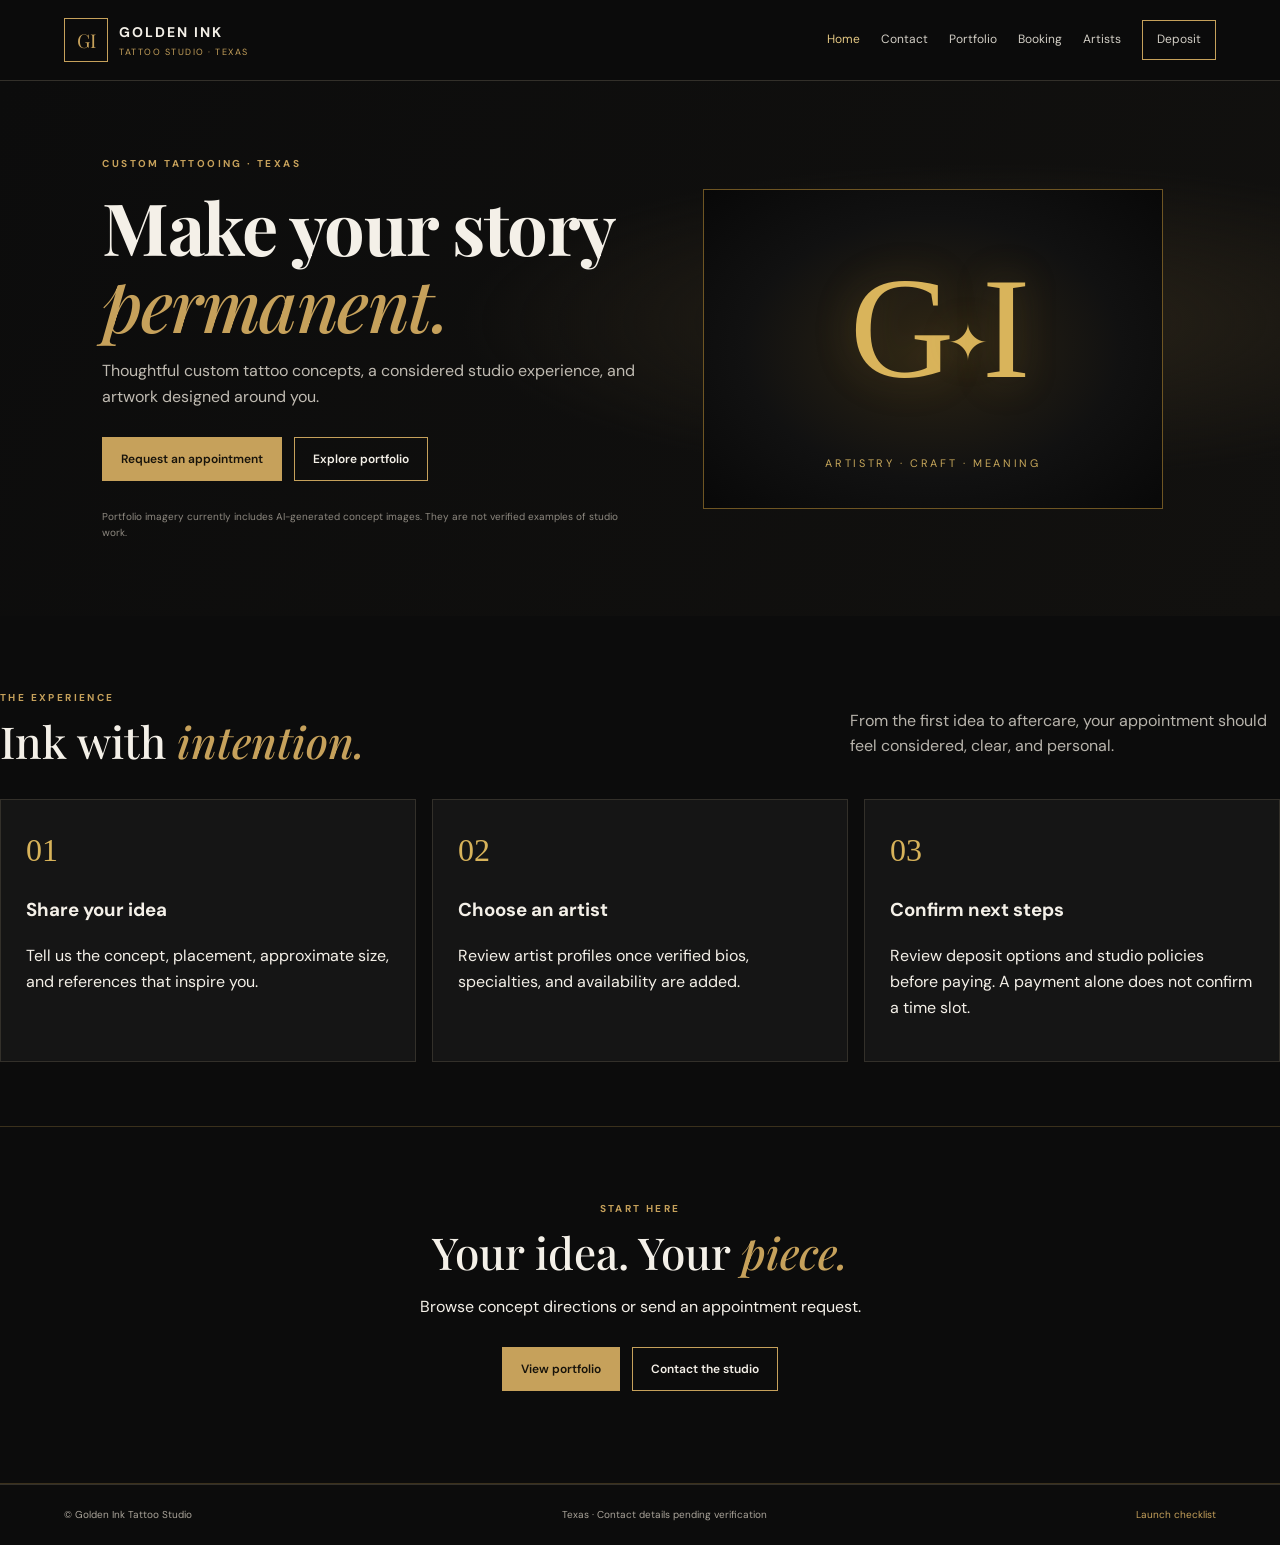
<file: index.html>
<!doctype html>
<html lang="en"><head><meta charset="utf-8"><meta name="viewport" content="width=device-width,initial-scale=1"><meta name="description" content="Golden Ink Tattoo Studio — Texas. Explore tattoo concepts, meet artists, and request an appointment."><title>Golden Ink Tattoo Studio | Texas</title><link rel="stylesheet" href="styles.css"><script defer src="config.js"></script><script defer src="script.js"></script></head>
<body><header class="site-header"><a class="brand" href="index.html"><span class="brand-mark">GI</span><span><strong>GOLDEN INK</strong><small>TATTOO STUDIO · TEXAS</small></span></a><button class="menu-toggle" aria-label="Toggle navigation" aria-expanded="false">☰</button><nav class="nav"><a class="active" href="index.html">Home</a><a href="contacts.html">Contact</a><a href="portfolio.html">Portfolio</a><a href="booking.html">Booking</a><a href="artists.html">Artists</a><a class="nav-cta" href="payment.html">Deposit</a></nav></header>
<main><section class="hero"><div class="hero-copy"><p class="eyebrow">CUSTOM TATTOOING · TEXAS</p><h1>Make your story<br><em>permanent.</em></h1><p class="lead">Thoughtful custom tattoo concepts, a considered studio experience, and artwork designed around you.</p><div class="actions"><a class="button gold" href="booking.html">Request an appointment</a><a class="button outline" href="portfolio.html">Explore portfolio</a></div><p class="micro">Portfolio imagery currently includes AI-generated concept images. They are not verified examples of studio work.</p></div><div class="hero-art"><div class="hero-emblem">G<span>✦</span>I</div><p>ARTISTRY · CRAFT · MEANING</p></div></section>
<section class="section"><div class="section-head"><div><p class="eyebrow">THE EXPERIENCE</p><h2>Ink with <em>intention.</em></h2></div><p>From the first idea to aftercare, your appointment should feel considered, clear, and personal.</p></div><div class="feature-grid"><article class="panel"><span class="number">01</span><h3>Share your idea</h3><p>Tell us the concept, placement, approximate size, and references that inspire you.</p></article><article class="panel"><span class="number">02</span><h3>Choose an artist</h3><p>Review artist profiles once verified bios, specialties, and availability are added.</p></article><article class="panel"><span class="number">03</span><h3>Confirm next steps</h3><p>Review deposit options and studio policies before paying. A payment alone does not confirm a time slot.</p></article></div></section>
<section class="section callout"><p class="eyebrow">START HERE</p><h2>Your idea. Your <em>piece.</em></h2><p>Browse concept directions or send an appointment request.</p><div class="actions"><a class="button gold" href="portfolio.html">View portfolio</a><a class="button outline" href="contacts.html">Contact the studio</a></div></section></main>
<footer><span>© <span data-year></span> Golden Ink Tattoo Studio</span><span>Texas · Contact details pending verification</span><a href="README.md">Launch checklist</a></footer></body></html>
</file>
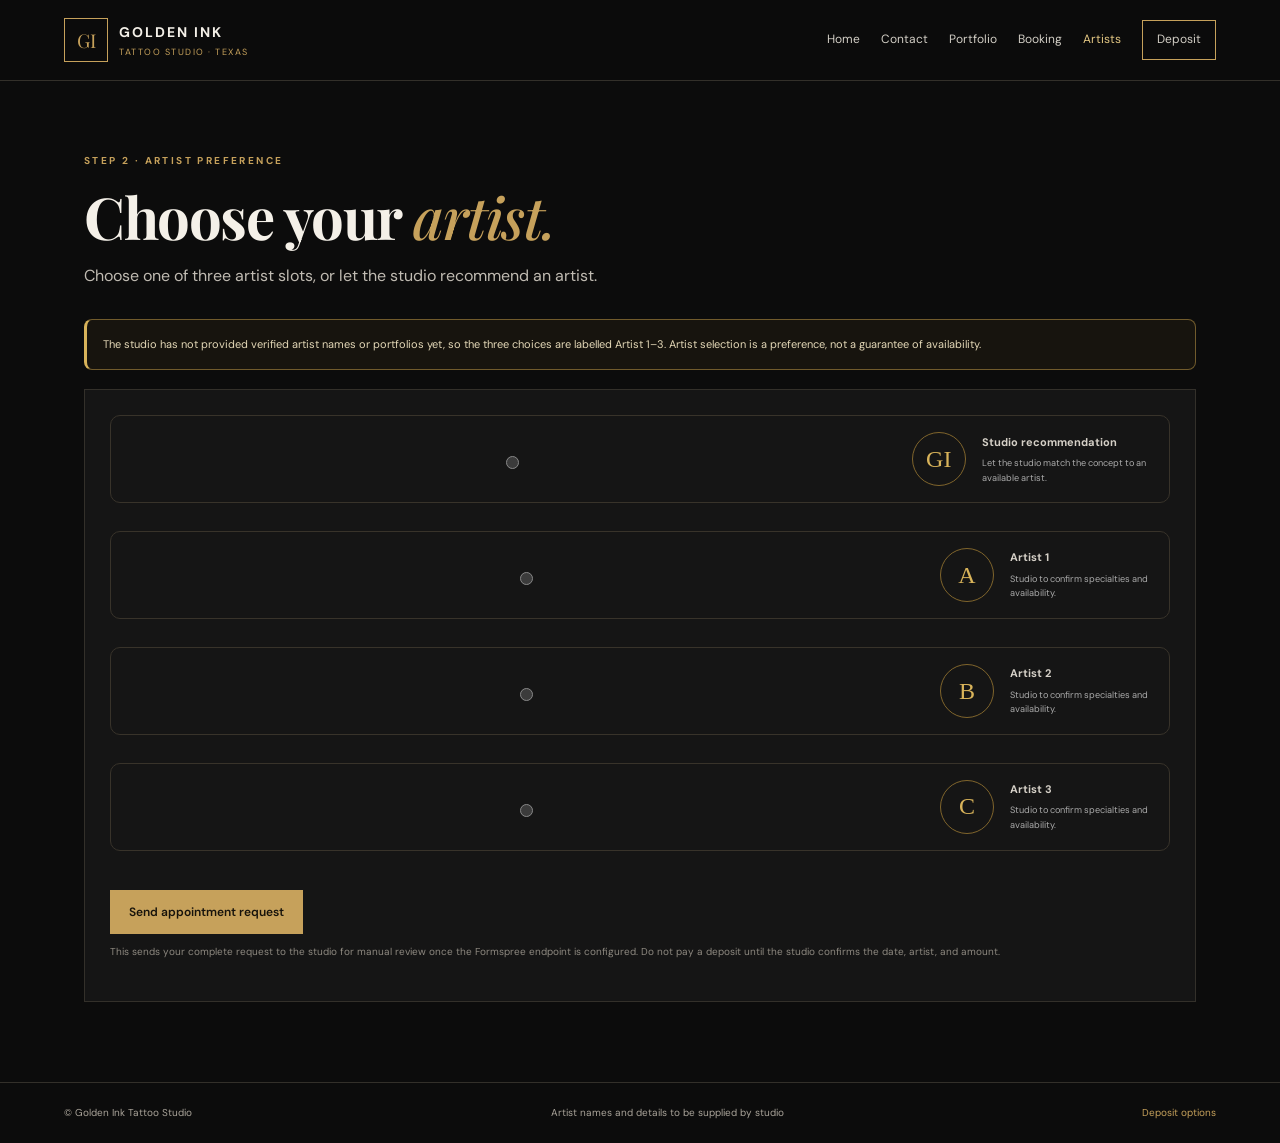
<file: artists.html>
<!doctype html><html lang="en"><head><meta charset="utf-8"><meta name="viewport" content="width=device-width,initial-scale=1"><title>Select Artist | Golden Ink</title><link rel="stylesheet" href="styles.css"><script defer src="config.js"></script><script defer src="script.js"></script></head><body>
<header class="site-header"><a class="brand" href="index.html"><span class="brand-mark">GI</span><span><strong>GOLDEN INK</strong><small>TATTOO STUDIO · TEXAS</small></span></a><button class="menu-toggle" aria-label="Toggle navigation" aria-expanded="false">☰</button><nav class="nav"><a href="index.html">Home</a><a href="contacts.html">Contact</a><a href="portfolio.html">Portfolio</a><a href="booking.html">Booking</a><a class="active" href="artists.html">Artists</a><a class="nav-cta" href="payment.html">Deposit</a></nav></header>
<main class="page-wrap"><p class="eyebrow">STEP 2 · ARTIST PREFERENCE</p><h1>Choose your <em>artist.</em></h1><p class="lead">Choose one of three artist slots, or let the studio recommend an artist.</p><p class="notice">The studio has not provided verified artist names or portfolios yet, so the three choices are labelled Artist 1–3. Artist selection is a preference, not a guarantee of availability.</p><form id="artistForm" class="panel"><div class="artist-list">
<label class="artist-option"><input type="radio" name="artist" value="recommendation" required><span class="artist-monogram">GI</span><span><strong>Studio recommendation</strong><small>Let the studio match the concept to an available artist.</small></span></label>
<label class="artist-option"><input type="radio" name="artist" value="artist-a"><span class="artist-monogram">A</span><span><strong>Artist 1</strong><small>Studio to confirm specialties and availability.</small></span></label>
<label class="artist-option"><input type="radio" name="artist" value="artist-b"><span class="artist-monogram">B</span><span><strong>Artist 2</strong><small>Studio to confirm specialties and availability.</small></span></label>
<label class="artist-option"><input type="radio" name="artist" value="artist-c"><span class="artist-monogram">C</span><span><strong>Artist 3</strong><small>Studio to confirm specialties and availability.</small></span></label>
</div><button class="button gold" type="submit">Send appointment request</button><p class="micro">This sends your complete request to the studio for manual review once the Formspree endpoint is configured. Do not pay a deposit until the studio confirms the date, artist, and amount.</p><p class="form-status" aria-live="polite"></p><p id="bookingNextStep" class="micro" hidden></p></form></main>
<footer><span>© <span data-year></span> Golden Ink Tattoo Studio</span><span>Artist names and details to be supplied by studio</span><a href="payment.html">Deposit options</a></footer></body></html>
</file>
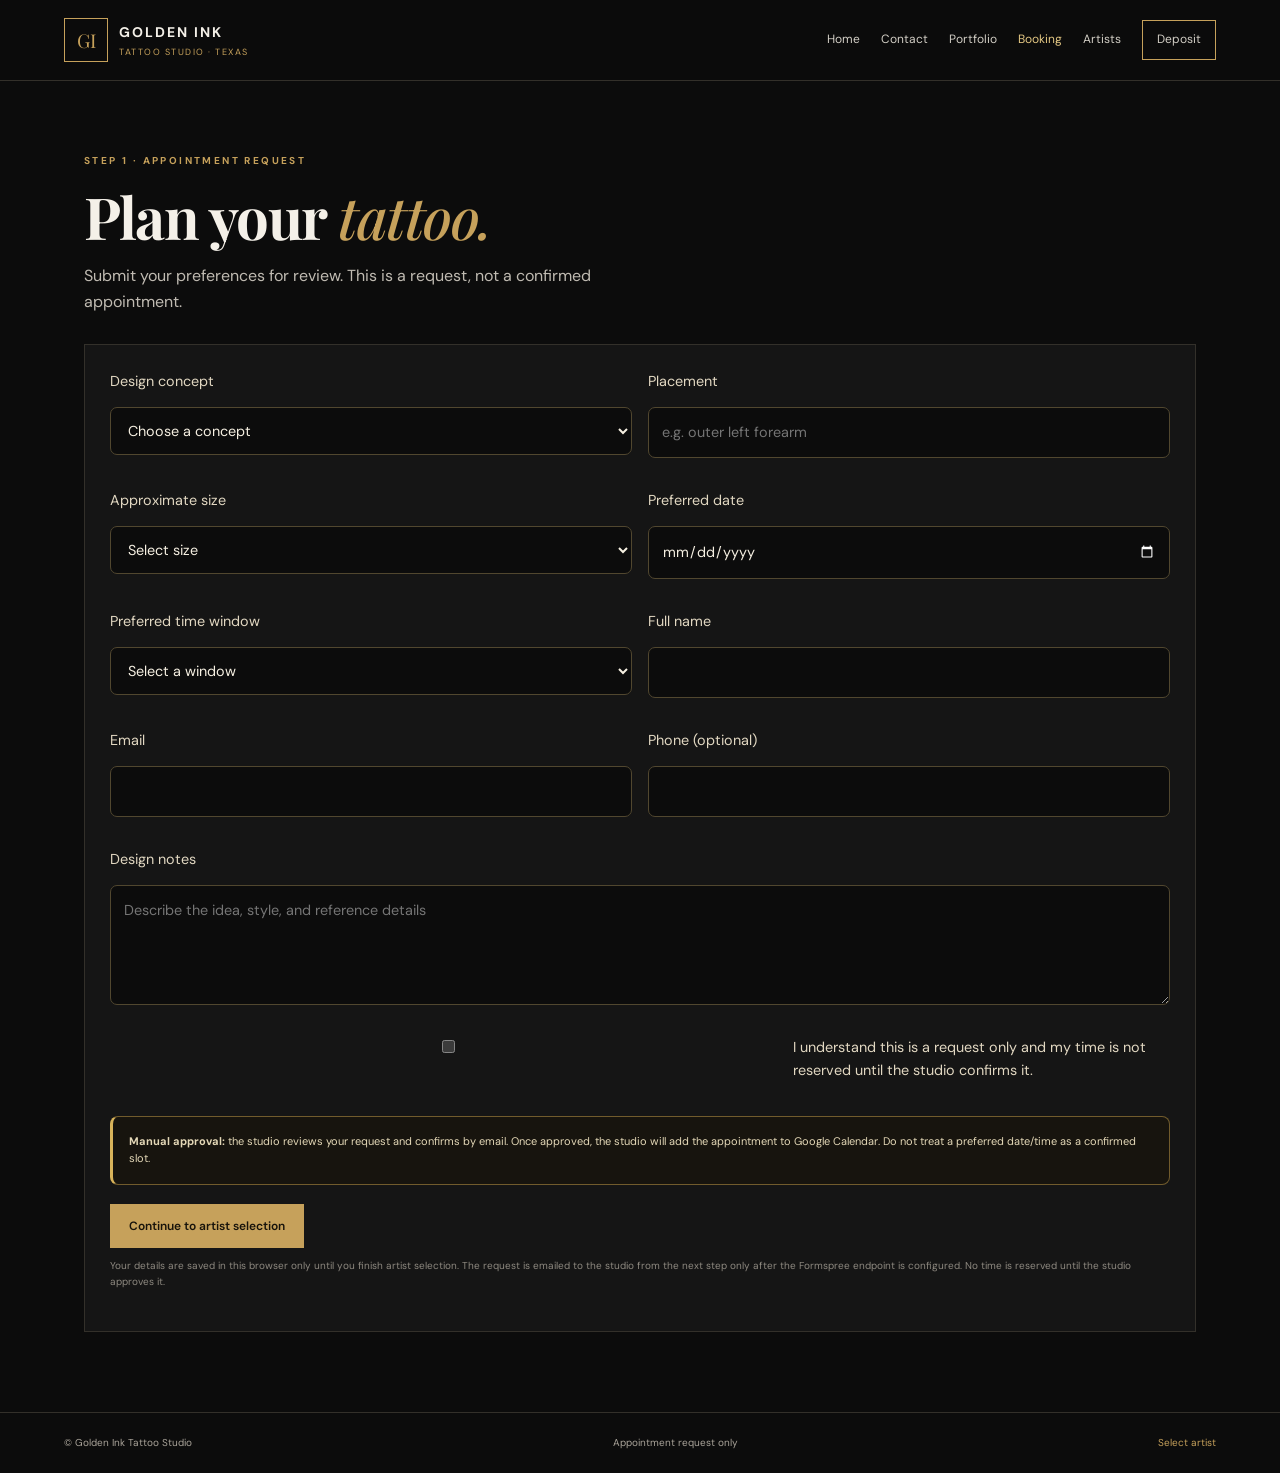
<file: booking.html>
<!doctype html><html lang="en"><head><meta charset="utf-8"><meta name="viewport" content="width=device-width,initial-scale=1"><title>Booking Request | Golden Ink</title><link rel="stylesheet" href="styles.css"><script defer src="config.js"></script><script defer src="script.js"></script></head><body>
<header class="site-header"><a class="brand" href="index.html"><span class="brand-mark">GI</span><span><strong>GOLDEN INK</strong><small>TATTOO STUDIO · TEXAS</small></span></a><button class="menu-toggle" aria-label="Toggle navigation" aria-expanded="false">☰</button><nav class="nav"><a href="index.html">Home</a><a href="contacts.html">Contact</a><a href="portfolio.html">Portfolio</a><a class="active" href="booking.html">Booking</a><a href="artists.html">Artists</a><a class="nav-cta" href="payment.html">Deposit</a></nav></header>
<main class="page-wrap"><p class="eyebrow">STEP 1 · APPOINTMENT REQUEST</p><h1>Plan your <em>tattoo.</em></h1><p class="lead">Submit your preferences for review. This is a request, not a confirmed appointment.</p><form class="panel booking-form" id="bookingForm" novalidate><div class="form-grid"><label>Design concept<select id="design" name="design" required><option value="">Choose a concept</option><option value="botanical">Botanical Bloom</option><option value="rose">Rose Study</option><option value="lion">Lion Portrait</option><option value="eagle">Eagle & Rose</option><option value="mandala">Mandala Pattern</option><option value="sleeve">Geometric Sleeve</option><option value="custom">Custom design — quote needed</option></select></label><label>Placement<input name="placement" required placeholder="e.g. outer left forearm"></label><label>Approximate size<select name="size" required><option value="">Select size</option><option>Small</option><option>Medium</option><option>Large</option><option>Multiple sessions / sleeve</option></select></label><label>Preferred date<input name="date" type="date" required></label><label>Preferred time window<select name="time" required><option value="">Select a window</option><option>Morning</option><option>Afternoon</option><option>Evening</option><option>Flexible</option></select></label><label>Full name<input name="name" autocomplete="name" required></label><label>Email<input name="email" type="email" autocomplete="email" required></label><label>Phone (optional)<input name="phone" type="tel" autocomplete="tel"></label><label class="wide">Design notes<textarea name="notes" rows="4" placeholder="Describe the idea, style, and reference details"></textarea></label><label class="wide consent"><input type="checkbox" name="consent" required> I understand this is a request only and my time is not reserved until the studio confirms it.</label></div><div class="notice"><strong>Manual approval:</strong> the studio reviews your request and confirms by email. Once approved, the studio will add the appointment to Google Calendar. Do not treat a preferred date/time as a confirmed slot.</div><button class="button gold" type="submit">Continue to artist selection</button><p class="micro">Your details are saved in this browser only until you finish artist selection. The request is emailed to the studio from the next step only after the Formspree endpoint is configured. No time is reserved until the studio approves it.</p><p class="form-status" aria-live="polite"></p></form></main>
<footer><span>© <span data-year></span> Golden Ink Tattoo Studio</span><span>Appointment request only</span><a href="artists.html">Select artist</a></footer></body></html>
</file>
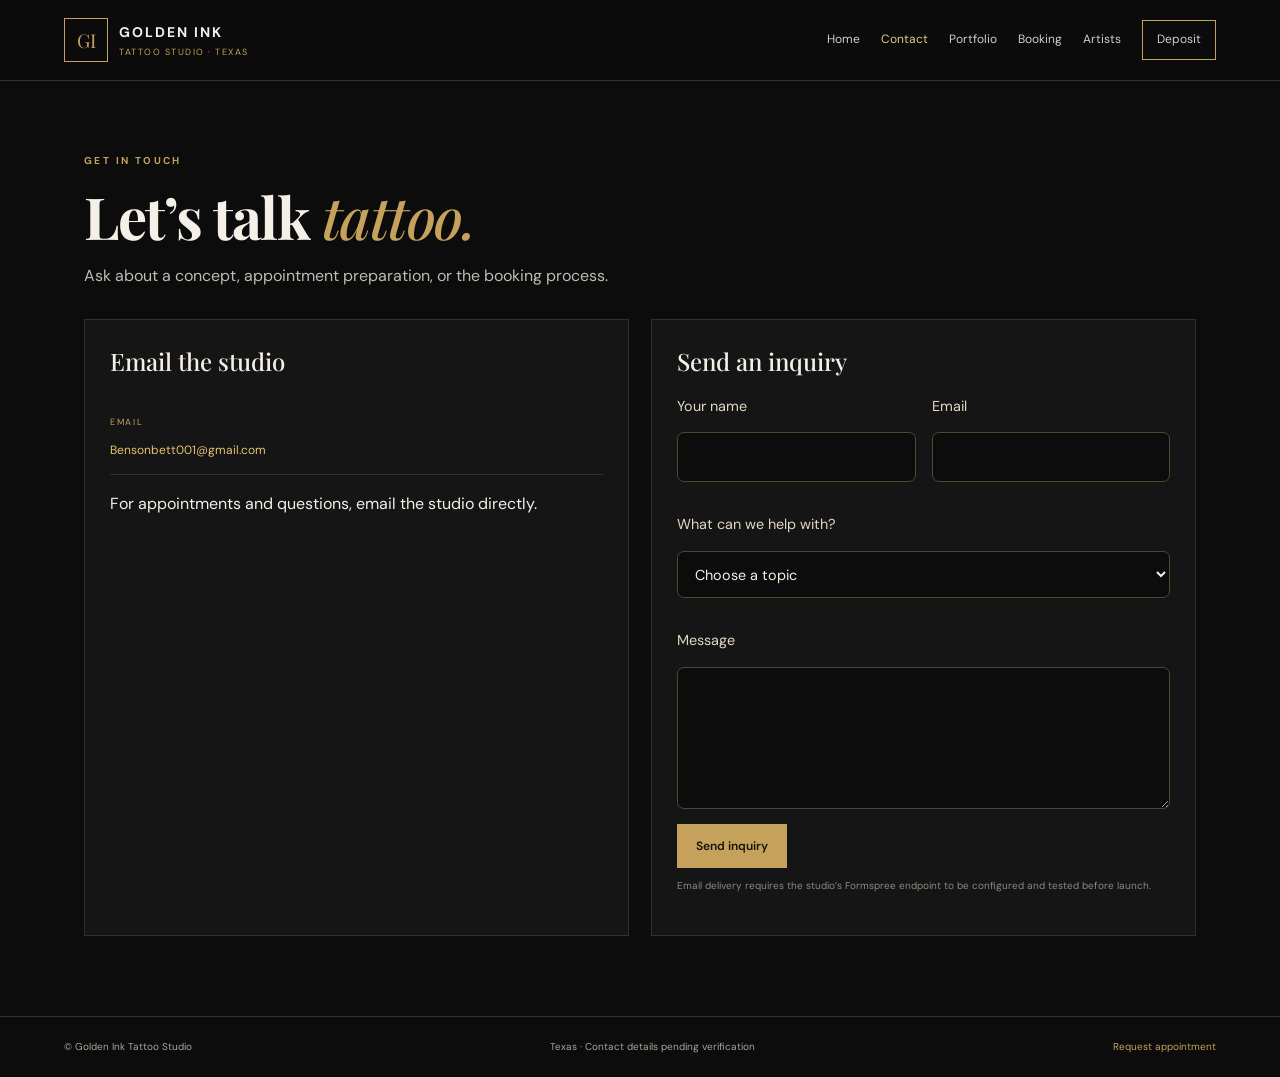
<file: contacts.html>
<!doctype html><html lang="en"><head><meta charset="utf-8"><meta name="viewport" content="width=device-width,initial-scale=1"><title>Contact | Golden Ink</title><link rel="stylesheet" href="styles.css"><script defer src="config.js"></script><script defer src="script.js"></script></head><body>
<header class="site-header"><a class="brand" href="index.html"><span class="brand-mark">GI</span><span><strong>GOLDEN INK</strong><small>TATTOO STUDIO · TEXAS</small></span></a><button class="menu-toggle" aria-label="Toggle navigation" aria-expanded="false">☰</button><nav class="nav"><a href="index.html">Home</a><a class="active" href="contacts.html">Contact</a><a href="portfolio.html">Portfolio</a><a href="booking.html">Booking</a><a href="artists.html">Artists</a><a class="nav-cta" href="payment.html">Deposit</a></nav></header>
<main class="page-wrap"><p class="eyebrow">GET IN TOUCH</p><h1>Let’s talk <em>tattoo.</em></h1><p class="lead">Ask about a concept, appointment preparation, or the booking process.</p><div class="two-col"><section class="panel"><h2>Email the studio</h2><div class="detail"><small>EMAIL</small><p><a class="text-link" href="mailto:Bensonbett001@gmail.com">Bensonbett001@gmail.com</a></p></div><p>For appointments and questions, email the studio directly.</p></section>
<section class="panel"><h2>Send an inquiry</h2><form id="contactForm" data-live-contact><div class="form-grid"><label>Your name<input name="name" autocomplete="name" required></label><label>Email<input name="email" type="email" autocomplete="email" required></label><label class="wide">What can we help with?<select name="topic" required><option value="">Choose a topic</option><option>Custom tattoo inquiry</option><option>Existing booking</option><option>Aftercare question</option><option>Other</option></select></label><label class="wide">Message<textarea name="message" rows="5" required></textarea></label></div><button class="button gold" type="submit">Send inquiry</button><p class="micro">Email delivery requires the studio’s Formspree endpoint to be configured and tested before launch.</p><p class="form-status" aria-live="polite"></p></form></section></div></main>
<footer><span>© <span data-year></span> Golden Ink Tattoo Studio</span><span>Texas · Contact details pending verification</span><a href="booking.html">Request appointment</a></footer></body></html>
</file>
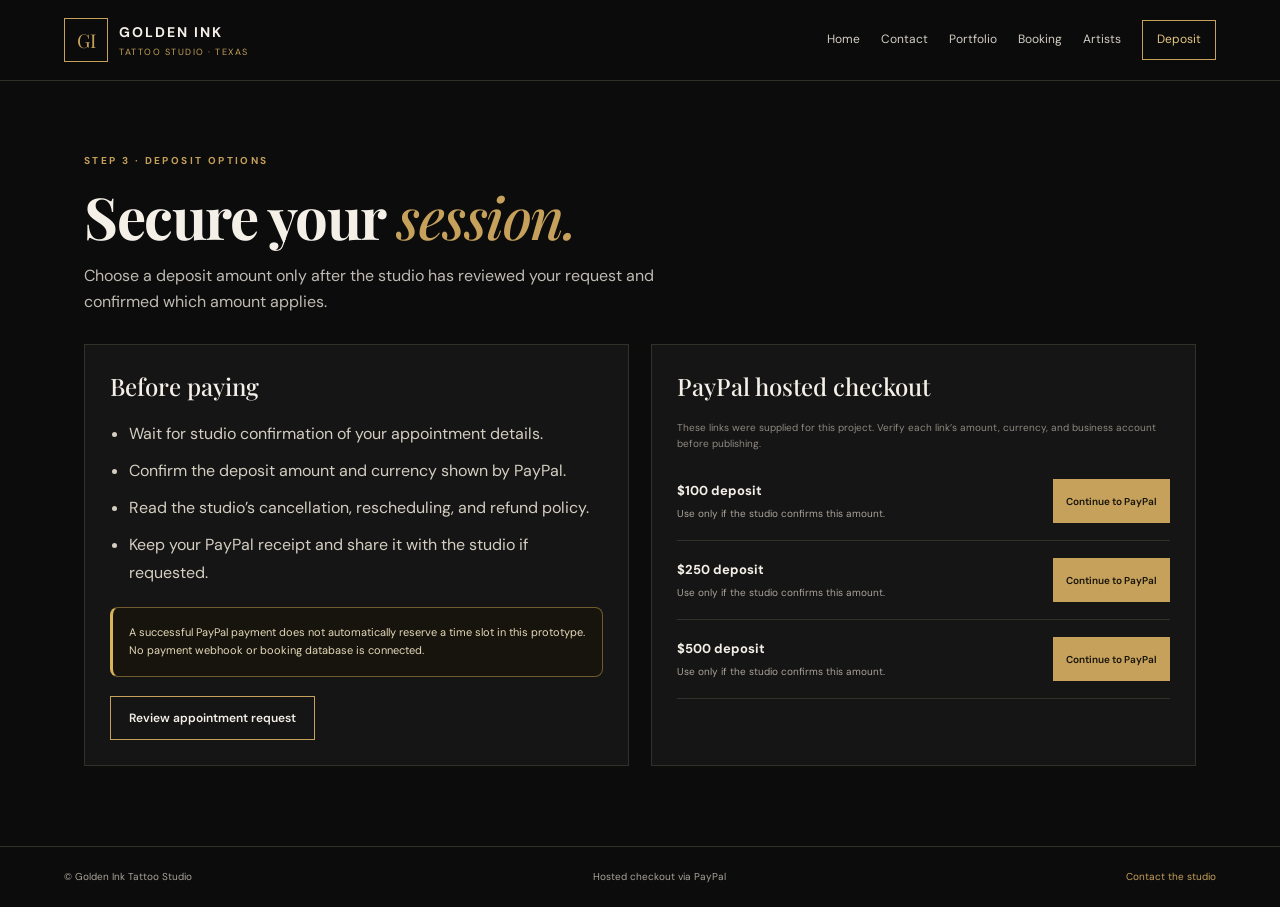
<file: payment.html>
<!doctype html><html lang="en"><head><meta charset="utf-8"><meta name="viewport" content="width=device-width,initial-scale=1"><title>Deposit Options | Golden Ink</title><link rel="stylesheet" href="styles.css"><script defer src="config.js"></script><script defer src="script.js"></script></head><body>
<header class="site-header"><a class="brand" href="index.html"><span class="brand-mark">GI</span><span><strong>GOLDEN INK</strong><small>TATTOO STUDIO · TEXAS</small></span></a><button class="menu-toggle" aria-label="Toggle navigation" aria-expanded="false">☰</button><nav class="nav"><a href="index.html">Home</a><a href="contacts.html">Contact</a><a href="portfolio.html">Portfolio</a><a href="booking.html">Booking</a><a href="artists.html">Artists</a><a class="nav-cta active" href="payment.html">Deposit</a></nav></header>
<main class="page-wrap"><p class="eyebrow">STEP 3 · DEPOSIT OPTIONS</p><h1>Secure your <em>session.</em></h1><p class="lead">Choose a deposit amount only after the studio has reviewed your request and confirmed which amount applies.</p><div class="two-col"><section class="panel"><h2>Before paying</h2><ul class="check-list"><li>Wait for studio confirmation of your appointment details.</li><li>Confirm the deposit amount and currency shown by PayPal.</li><li>Read the studio’s cancellation, rescheduling, and refund policy.</li><li>Keep your PayPal receipt and share it with the studio if requested.</li></ul><p class="notice">A successful PayPal payment does not automatically reserve a time slot in this prototype. No payment webhook or booking database is connected.</p><a class="button outline" href="booking.html">Review appointment request</a></section>
<section class="panel"><h2>PayPal hosted checkout</h2><p class="micro">These links were supplied for this project. Verify each link’s amount, currency, and business account before publishing.</p><div class="deposit-option"><div><strong>$100 deposit</strong><small>Use only if the studio confirms this amount.</small></div><a class="button gold" href="https://www.paypal.com/ncp/payment/J9VLBNPSSY5Y4" target="_blank" rel="noopener noreferrer">Continue to PayPal</a></div><div class="deposit-option"><div><strong>$250 deposit</strong><small>Use only if the studio confirms this amount.</small></div><a class="button gold" href="https://www.paypal.com/ncp/payment/F6DE599LSZ446" target="_blank" rel="noopener noreferrer">Continue to PayPal</a></div><div class="deposit-option"><div><strong>$500 deposit</strong><small>Use only if the studio confirms this amount.</small></div><a class="button gold" href="https://www.paypal.com/ncp/payment/RJTA47P9PVG68" target="_blank" rel="noopener noreferrer">Continue to PayPal</a></div></section></div></main>
<footer><span>© <span data-year></span> Golden Ink Tattoo Studio</span><span>Hosted checkout via PayPal</span><a href="contacts.html">Contact the studio</a></footer></body></html>
</file>
<file: styles.css>
@import url('https://fonts.googleapis.com/css2?family=DM+Sans:wght@400;500;600;700&family=Playfair+Display:ital,wght@0,500;0,600;0,700;1,500;1,600&display=swap');
:root{--bg:#0c0c0c;--panel:#151515;--panel2:#1d1d1d;--gold:#c6a15b;--gold2:#e3c783;--text:#f4f0e8;--muted:#aaa49a;--line:#33302a}
*{box-sizing:border-box}html{scroll-behavior:smooth}body{margin:0;background:var(--bg);color:var(--text);font-family:'DM Sans',sans-serif;line-height:1.6}a{color:inherit;text-decoration:none}.site-header{display:flex;align-items:center;justify-content:space-between;padding:18px clamp(18px,5vw,72px);border-bottom:1px solid var(--line);gap:20px;position:sticky;top:0;background:rgba(12,12,12,.96);backdrop-filter:blur(12px);z-index:5}.brand{display:flex;gap:11px;align-items:center}.brand-mark{width:44px;height:44px;border:1px solid var(--gold);display:grid;place-items:center;color:var(--gold);font-family:'Playfair Display',serif;font-size:19px}.brand strong{display:block;font-size:14px;letter-spacing:2px}.brand small{display:block;color:var(--gold);font-size:9px;letter-spacing:1.5px;margin-top:2px}.nav{display:flex;gap:21px;align-items:center;font-size:12px;color:#d2cec5}.nav a:hover,.nav a.active{color:var(--gold2)}.nav-cta{border:1px solid var(--gold);padding:9px 14px}.menu-toggle{display:none;background:none;border:1px solid var(--line);color:var(--text);padding:8px 10px}.hero{min-height:540px;display:grid;grid-template-columns:1.05fr .95fr;align-items:center;padding:65px clamp(18px,8vw,120px);gap:45px;background:radial-gradient(ellipse at 78% 45%,#292318 0,transparent 38%),linear-gradient(120deg,#0c0c0c,#12110f)}.eyebrow{font-size:10px;letter-spacing:2.4px;color:var(--gold);font-weight:700}.hero h1,h1{font-family:'Playfair Display',serif;font-size:clamp(40px,6vw,72px);line-height:1.07;letter-spacing:-1.5px;margin:16px 0}.hero h1 em,h1 em,h2 em{color:var(--gold);font-weight:500}.lead{font-size:16px;color:#c0bbb2;max-width:590px}.actions{display:flex;gap:12px;flex-wrap:wrap;margin:28px 0}.button{display:inline-flex;justify-content:center;align-items:center;min-height:44px;padding:12px 18px;border:1px solid var(--gold);font:600 12px 'DM Sans',sans-serif;cursor:pointer;transition:.2s}.button.gold{background:var(--gold);color:#17130b}.button.gold:hover{background:var(--gold2)}.button.outline{color:var(--text);background:transparent}.button.outline:hover{background:#252117}.button.full{width:100%}.micro{font-size:10px;color:#8e8980;line-height:1.6}.hero-art{position:relative;max-width:460px;width:100%;justify-self:center}.art-frame{height:360px;border:1px solid #5c4b2c;background:linear-gradient(145deg,#28251e,#131313 55%,#29251d);display:flex;flex-direction:column;justify-content:center;align-items:center;color:var(--gold);letter-spacing:2px}.placeholder-mark{font-size:95px;font-family:serif;opacity:.65}.art-frame span{font-size:10px}.art-frame small{font-size:9px;color:var(--muted);margin-top:7px;letter-spacing:1px}.stamp{position:absolute;right:-16px;bottom:20px;border:1px solid var(--gold);background:#111;padding:17px;color:var(--gold);font-family:'Playfair Display',serif;line-height:1.1;transform:rotate(7deg);text-align:center}.stamp b{font-size:23px}.section{padding:70px clamp(18px,7vw,100px)}.section-heading{display:flex;align-items:end;justify-content:space-between;gap:20px;margin-bottom:26px}.section h2,.band h2{font:500 clamp(30px,4vw,44px)/1.15 'Playfair Display',serif;margin:8px 0}.text-link{font-size:12px;color:var(--gold);white-space:nowrap}.style-grid{display:grid;grid-template-columns:repeat(4,1fr);gap:16px}.style-card{display:block}.art-placeholder{background:repeating-linear-gradient(135deg,#211f1b,#211f1b 12px,#181817 12px,#181817 24px);border:1px solid #393328;display:grid;place-items:center;color:#9c824e;font-family:'Playfair Display',serif;font-size:32px}.art-placeholder.tall{height:220px;margin-bottom:13px}.style-card strong{display:block;font:500 20px 'Playfair Display',serif}.style-card span{font-size:11px;color:var(--muted)}.band{text-align:center;padding:65px 20px;background:linear-gradient(110deg,#1a1711,#111 60%,#211b10);border-top:1px solid var(--line);border-bottom:1px solid var(--line)}.band .button{margin-top:18px}footer{display:flex;justify-content:space-between;gap:18px;flex-wrap:wrap;padding:22px clamp(18px,5vw,72px);font-size:10px;color:var(--muted);border-top:1px solid var(--line)}footer a{color:var(--gold)}
.page-wrap{max-width:1160px;margin:auto;padding:62px 24px 80px}.page-wrap h1{font-size:clamp(38px,5vw,58px)}.page-wrap>.lead{margin-bottom:30px}.two-col{display:grid;grid-template-columns:1fr 1fr;gap:22px;margin-top:28px}.panel{background:var(--panel);border:1px solid var(--line);padding:25px}.panel h2,.design-info h2,.artist-card h2{font:500 24px 'Playfair Display',serif;margin:0 0 18px}.detail{padding:12px 0;border-bottom:1px solid var(--line)}.detail small,.next-panel small{font-size:9px;letter-spacing:1.7px;color:var(--gold)}.detail p{margin:4px 0 0}.map-placeholder{height:130px;background:#1b1b1b;border:1px dashed #54482f;display:grid;place-items:center;color:var(--muted);font-size:10px;letter-spacing:1.4px;margin-top:18px}label{display:block;font-size:11px;color:#d5d0c7;margin-bottom:15px}input,select,textarea{display:block;width:100%;margin-top:7px;padding:12px;background:#0e0e0e;color:var(--text);border:1px solid #3a3730;font:12px 'DM Sans',sans-serif;border-radius:0}input:focus,select:focus,textarea:focus{outline:1px solid var(--gold)}.filters{display:flex;flex-wrap:wrap;gap:8px;margin:24px 0}.filter{background:transparent;color:#c5bfb5;border:1px solid var(--line);padding:9px 14px;font-size:11px;cursor:pointer}.filter.active,.filter:hover{background:var(--gold);border-color:var(--gold);color:#15110a}.notice{padding:13px 15px;border-left:2px solid var(--gold);background:#191711;color:#c4bcae;font-size:11px;margin:22px 0}.portfolio-grid{display:grid;grid-template-columns:repeat(3,1fr);gap:17px}.design-card{border:1px solid var(--line);background:var(--panel)}.design-art{height:220px}.design-info{padding:17px}.tag{font-size:9px;letter-spacing:1.6px;color:var(--gold)}.design-info h2{margin:7px 0 3px}.design-info p{font-size:11px;color:var(--muted);margin:0 0 14px}.price-row{display:flex;justify-content:space-between;gap:10px;padding:12px 0;border-top:1px solid var(--line);border-bottom:1px solid var(--line);margin-bottom:14px;font-size:11px}.price-row strong{color:var(--gold2)}.form-grid{display:grid;grid-template-columns:1fr 1fr;gap:0 16px}.form-grid .wide{grid-column:1/-1}.summary{display:flex;justify-content:space-between;gap:15px;border-top:1px solid var(--line);padding:17px 0;margin-top:8px;font-size:12px}.summary strong{color:var(--gold2)}.artist-grid{display:grid;grid-template-columns:repeat(3,1fr);gap:18px;margin-top:25px}.artist-card{text-align:center}.artist-avatar{width:100px;height:100px;border:1px solid var(--gold);border-radius:50%;display:grid;place-items:center;margin:0 auto 20px;color:var(--gold);font:28px 'Playfair Display',serif;background:#211e18}.artist-card p{color:var(--muted);font-size:12px;min-height:40px}.next-panel{display:flex;justify-content:space-between;align-items:center;gap:20px;background:#191711;border:1px solid #4b3e24;padding:22px;margin-top:25px}.next-panel h2{font:500 20px 'Playfair Display',serif;margin:5px 0}.deposit-option{display:flex;align-items:center;justify-content:space-between;gap:12px;padding:17px 0;border-bottom:1px solid var(--line)}.deposit-option strong,.deposit-option small{display:block}.deposit-option strong{font-size:13px}.deposit-option small{font-size:10px;color:var(--muted);margin-top:4px}.deposit-option .button{white-space:nowrap;padding:10px 12px;font-size:10px}
@media(max-width:850px){.nav{gap:12px;font-size:11px}.hero{padding-top:45px;padding-bottom:45px;gap:20px}.style-grid{grid-template-columns:repeat(2,1fr)}.portfolio-grid{grid-template-columns:repeat(2,1fr)}}
@media(max-width:650px){.site-header{padding:13px 16px}.menu-toggle{display:block}.nav{display:none;position:absolute;top:72px;left:0;right:0;background:#101010;border-bottom:1px solid var(--line);padding:18px;flex-direction:column;align-items:stretch}.nav.open{display:flex}.nav a{padding:8px}.hero{grid-template-columns:1fr;padding:48px 22px}.hero-art{max-width:360px}.art-frame{height:270px}.hero h1{font-size:44px}.section{padding:45px 20px}.section-heading{align-items:start;flex-direction:column}.art-placeholder.tall{height:180px}.two-col,.form-grid{grid-template-columns:1fr}.form-grid .wide{grid-column:auto}.portfolio-grid,.artist-grid{grid-template-columns:1fr}.design-art{height:250px}.page-wrap{padding:42px 17px 55px}.panel{padding:19px}.next-panel{align-items:stretch;flex-direction:column}.deposit-option{align-items:flex-start;flex-direction:column}.deposit-option .button{width:100%}footer{flex-direction:column}}

.design-art-photo{display:block;width:100%;height:220px;object-fit:cover;object-position:center;border-bottom:1px solid var(--line)}
@media(max-width:650px){.design-art-photo{height:250px}}


/* Bulk-task refinements */
:root { color-scheme: dark; }
.hero { min-height: 500px; }
.hero-copy { max-width: 650px; }
.hero-art { min-height: 320px; display:flex; flex-direction:column; align-items:center; justify-content:center; border:1px solid #6e5523; background:radial-gradient(ellipse at center,#2c2414 0%,#111 58%,#080808 100%); }
.hero-emblem { font-family:Georgia,serif; font-size:clamp(5rem,12vw,9rem); letter-spacing:-.1em; color:#d9b45b; text-shadow:0 0 40px #8a6b2c55; }
.hero-emblem span { font-size:.35em; vertical-align:middle; padding:0 .15em; }
.hero-art p { color:#c8a85b; letter-spacing:.24em; font-size:.68rem; }
.section { padding:4rem 0; }
.section-head { display:flex; justify-content:space-between; gap:2rem; align-items:end; margin-bottom:1.5rem; }
.section-head > p { max-width:430px; color:#b8b4ac; }
.feature-grid { display:grid; grid-template-columns:repeat(3,minmax(0,1fr)); gap:1rem; }
.number { color:#d8b35a; font-family:Georgia,serif; font-size:2rem; }
.callout { text-align:center; border-top:1px solid #3b311c; border-bottom:1px solid #3b311c; }
.callout .actions { justify-content:center; }
.notice { border:1px solid #715b2c; border-left:3px solid #d8b35a; padding:1rem; background:#17140e; color:#e4d8b7; border-radius:8px; line-height:1.6; margin:1.2rem 0; }
.filters { display:flex; flex-wrap:wrap; gap:.6rem; margin:1.5rem 0; }
.filter { background:#151515; color:#ddd; border:1px solid #51472f; border-radius:999px; padding:.65rem 1rem; cursor:pointer; }
.filter.active { color:#111; background:#d8b35a; border-color:#d8b35a; }
.portfolio-grid { display:grid; grid-template-columns:repeat(3,minmax(0,1fr)); gap:1rem; }
.portfolio-card { overflow:hidden; border:1px solid #38332a; border-radius:12px; background:#111; }
.design-art-photo { display:block; width:100%; height:290px; object-fit:cover; object-position:center 25%; background:#171717; }
.card-body { padding:1rem; }
.card-title { display:flex; justify-content:space-between; gap:.6rem; align-items:start; }
.card-title h2 { margin:0; font-size:1.15rem; }
.card-title span { color:#d8b35a; font-size:.72rem; }
.card-body p { color:#b8b4ac; }
.price-row { display:flex; justify-content:space-between; gap:.5rem; padding:.8rem 0; border-top:1px solid #333; color:#aaa; font-size:.8rem; }
.price-row strong { color:#e3c36e; }
.text-link { color:#e3c36e; text-decoration:none; }
.text-link:hover { text-decoration:underline; }
.concept-placeholder { height:290px; display:flex; flex-direction:column; align-items:center; justify-content:center; gap:.6rem; background:repeating-linear-gradient(45deg,#141414,#141414 12px,#1b1a17 12px,#1b1a17 24px); color:#d8b35a; }
.concept-placeholder span { font:5rem Georgia,serif; }
.concept-placeholder small { letter-spacing:.2em; }
.form-grid { display:grid; grid-template-columns:repeat(2,minmax(0,1fr)); gap:1rem; }
.form-grid label { display:flex; flex-direction:column; gap:.45rem; color:#e2d8c2; font-size:.9rem; }
.form-grid .wide { grid-column:1/-1; }
.form-grid input:not([type=checkbox]), .form-grid select, .form-grid textarea { width:100%; box-sizing:border-box; background:#0c0c0c; color:#f6f0e2; border:1px solid #51472f; border-radius:7px; padding:.8rem; font:inherit; }
.consent { flex-direction:row !important; align-items:flex-start; }
.consent input { margin-top:.3rem; }
.form-status { color:#e3c36e; }
.artist-list { display:grid; gap:.8rem; margin-bottom:1.5rem; }
.artist-option { display:flex; align-items:center; gap:1rem; padding:1rem; border:1px solid #38332a; border-radius:10px; cursor:pointer; }
.artist-option:has(input:checked) { border-color:#d8b35a; background:#1b170e; }
.artist-monogram { flex:0 0 54px; height:54px; display:grid; place-items:center; border:1px solid #80652c; border-radius:50%; color:#d8b35a; font:1.5rem Georgia,serif; }
.artist-option span:last-child { display:grid; gap:.3rem; }
.artist-option small { color:#aaa; }
.check-list { color:#d4cec1; line-height:1.8; padding-left:1.2rem; }
.check-list li { margin-bottom:.5rem; }
@media(max-width:850px) { .portfolio-grid { grid-template-columns:repeat(2,minmax(0,1fr)); } .feature-grid { grid-template-columns:1fr; } .hero { gap:2rem; } }
@media(max-width:600px) { .portfolio-grid,.form-grid { grid-template-columns:1fr; } .section-head { display:block; } .hero-art { min-height:230px; } .design-art-photo,.concept-placeholder { height:250px; } }
</file>
